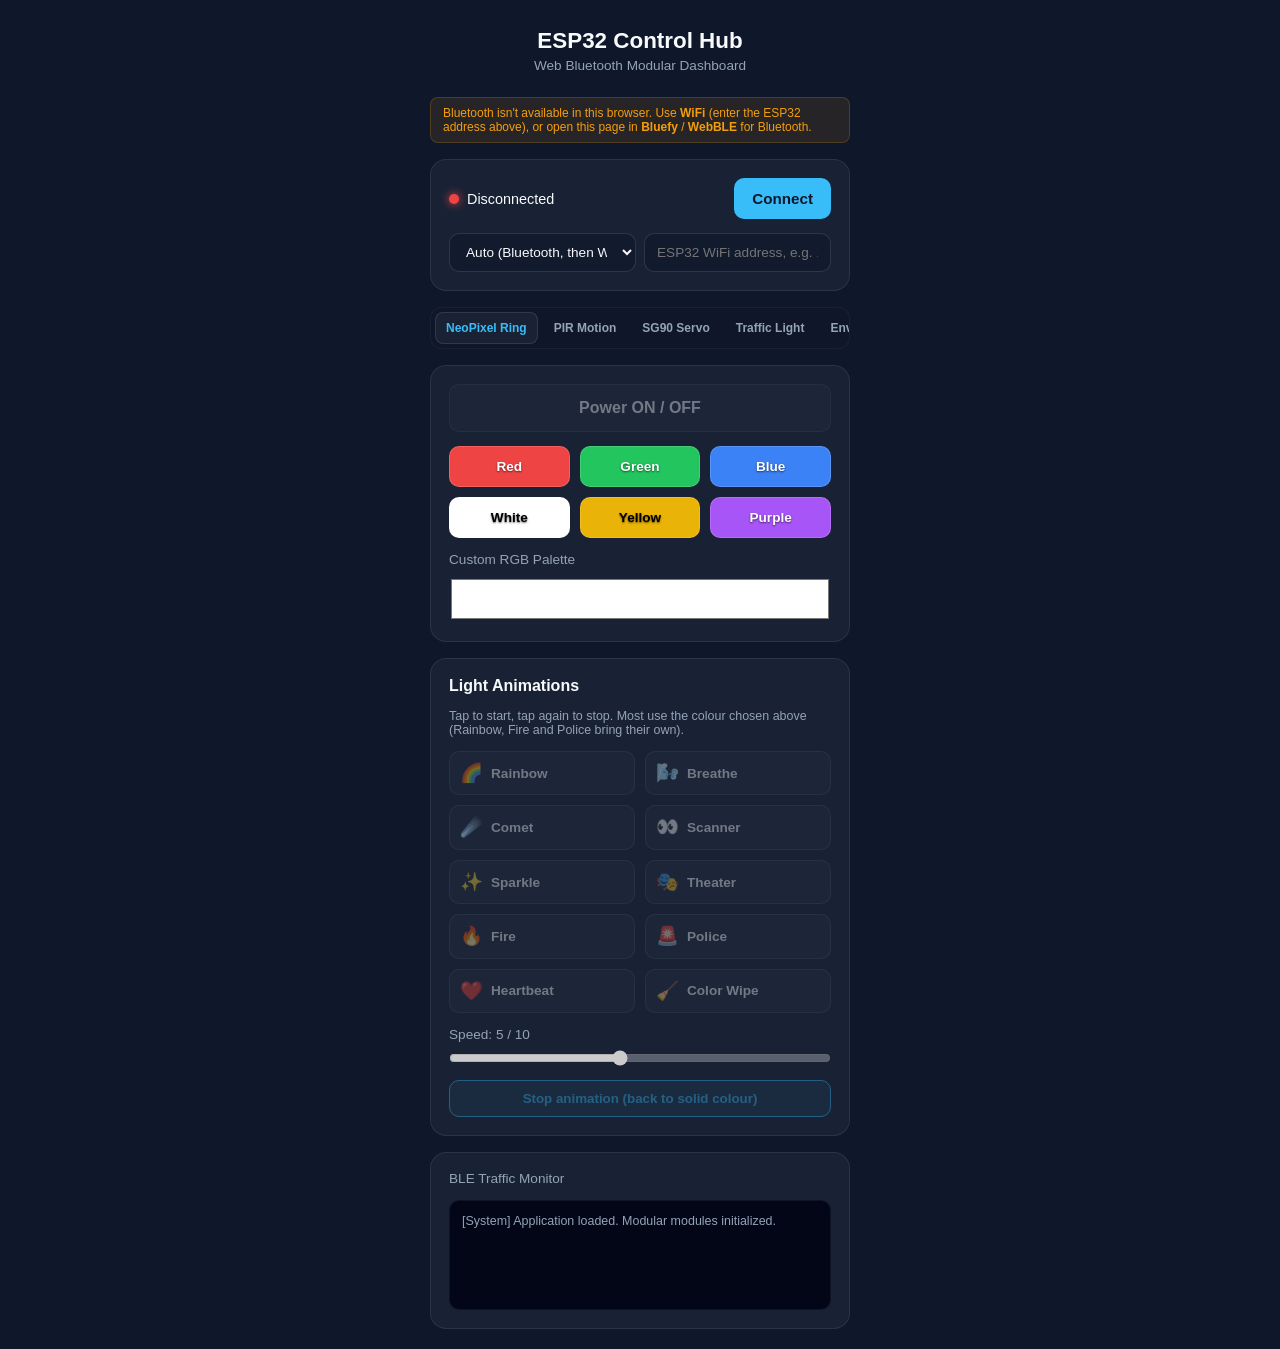
<file: index.html>
<!DOCTYPE html>
<html lang="en">
<head>
    <meta charset="UTF-8">
    <meta name="viewport" content="width=device-width, initial-scale=1.0">
    <title>ESP32 BLE Multi-Control Hub</title>
    <link rel="manifest" href="data:application/manifest+json;utf-8,%7B%22name%22%3A%22ESP32%20BLE%20Hub%22%2C%22short_name%22%3A%22BLE%20Hub%22%2C%22start_url%22%3A%22.%22%2C%22display%22%3A%22standalone%22%2C%22background_color%22%3A%22%230f172a%22%2C%22theme_color%22%3A%22%230f172a%22%7D">
    <meta name="theme-color" content="#0f172a">
    <link rel="stylesheet" href="css/style.css">
</head>
<body>

    <div class="container">
        <header>
            <h1>ESP32 Control Hub</h1>
            <p>Web Bluetooth Modular Dashboard</p>
        </header>

        <div id="iosNotice" class="ios-warning">
            Bluetooth isn't available in this browser. Use <strong>WiFi</strong> (enter the ESP32 address above), or open this page in <strong>Bluefy</strong> / <strong>WebBLE</strong> for Bluetooth.
        </div>

        <!-- Connection Header Card -->
        <div class="card">
            <div class="status-bar">
                <div class="status-indicator">
                    <div id="statusDot" class="dot"></div>
                    <span id="statusText">Disconnected</span>
                </div>
                <button id="connectBtn" class="btn-connect">Connect</button>
            </div>
            <div class="link-row">
                <select id="transportSelect" aria-label="Connection type">
                    <option value="auto">Auto (Bluetooth, then WiFi)</option>
                    <option value="ble">Bluetooth only</option>
                    <option value="wifi">WiFi only</option>
                </select>
                <input type="text" id="wifiHost" placeholder="ESP32 WiFi address, e.g. 192.168.1.50" inputmode="url" autocapitalize="off" autocomplete="off" spellcheck="false">
            </div>
        </div>

        <!-- Navigation Tabs -->
        <nav class="tab-nav">
            <button class="tab-btn active" data-tab="tab-ring">NeoPixel Ring</button>
            <button class="tab-btn" data-tab="tab-motion">PIR Motion</button>
            <button class="tab-btn" data-tab="tab-servo">SG90 Servo</button>
            <button class="tab-btn" data-tab="tab-traffic">Traffic Light</button>
            <button class="tab-btn" data-tab="tab-env">Environment</button>
            <button class="tab-btn" data-tab="tab-buzz">Button &amp; Buzzer</button>
        </nav>

        <!-- TAB 1: NeoPixel Ring Light -->
        <div id="tab-ring" class="tab-content active">
            <div class="card">
                <button id="powerBtn" class="btn-power" disabled>
                    <span>Power ON / OFF</span>
                </button>

                <div class="color-presets">
                    <button class="btn-color" style="background: #ef4444;" onclick="RingModule.sendColor('RED')">Red</button>
                    <button class="btn-color" style="background: #22c55e;" onclick="RingModule.sendColor('GREEN')">Green</button>
                    <button class="btn-color" style="background: #3b82f6;" onclick="RingModule.sendColor('BLUE')">Blue</button>
                    <button class="btn-color" style="background: #ffffff; color: #000;" onclick="RingModule.sendColor('WHITE')">White</button>
                    <button class="btn-color" style="background: #eab308; color: #000;" onclick="RingModule.sendColor('YELLOW')">Yellow</button>
                    <button class="btn-color" style="background: #a855f7;" onclick="RingModule.sendColor('PURPLE')">Purple</button>
                </div>

                <div class="color-picker-container">
                    <label for="customColor">Custom RGB Palette</label>
                    <input type="color" id="customColor" value="#ffffff" disabled>
                </div>
            </div>

            <div class="card anim-card">
                <h3>Light Animations</h3>
                <p class="sensor-info">Tap to start, tap again to stop. Most use the colour chosen above (Rainbow, Fire and Police bring their own).</p>
                <div class="anim-grid" id="ringAnims">
                    <button class="btn-anim" data-anim="RAINBOW" disabled><span class="anim-ico">&#x1F308;</span>Rainbow</button>
                    <button class="btn-anim" data-anim="BREATHE" disabled><span class="anim-ico">&#x1F32C;&#xFE0F;</span>Breathe</button>
                    <button class="btn-anim" data-anim="COMET" disabled><span class="anim-ico">&#x2604;&#xFE0F;</span>Comet</button>
                    <button class="btn-anim" data-anim="SCANNER" disabled><span class="anim-ico">&#x1F440;</span>Scanner</button>
                    <button class="btn-anim" data-anim="SPARKLE" disabled><span class="anim-ico">&#x2728;</span>Sparkle</button>
                    <button class="btn-anim" data-anim="THEATER" disabled><span class="anim-ico">&#x1F3AD;</span>Theater</button>
                    <button class="btn-anim" data-anim="FIRE" disabled><span class="anim-ico">&#x1F525;</span>Fire</button>
                    <button class="btn-anim" data-anim="POLICE" disabled><span class="anim-ico">&#x1F6A8;</span>Police</button>
                    <button class="btn-anim" data-anim="HEARTBEAT" disabled><span class="anim-ico">&#x2764;&#xFE0F;</span>Heartbeat</button>
                    <button class="btn-anim" data-anim="WIPE" disabled><span class="anim-ico">&#x1F9F9;</span>Color Wipe</button>
                </div>
                <div class="color-picker-container">
                    <label for="ringSpeed">Speed: <span id="ringSpeedVal">5</span> / 10</label>
                    <input type="range" id="ringSpeed" min="1" max="10" step="1" value="5" disabled>
                </div>
                <button id="ringAnimStop" class="btn-fade" disabled>Stop animation (back to solid colour)</button>
            </div>
        </div>

        <!-- TAB 2: PIR Motion Sensor -->
        <div id="tab-motion" class="tab-content">
            <div class="card motion-card">
                <h3>PIR Motion Telemetry</h3>
                <div id="motionBadge" class="motion-badge no-motion">
                    <span id="motionStateText">NO MOTION</span>
                </div>
                <p class="sensor-info">Real-time occupancy detection state subscribed via MQTT topic <code>motion/state</code>.</p>
            </div>
        </div>

        <!-- TAB 3: SG90 Servo Motor (Tachometer UI) -->
        <div id="tab-servo" class="tab-content">
            <div class="card servo-card">
                <h3>SG90 Servo Position</h3>
                <div class="tachometer-container" id="tachoContainer">
                    <svg viewBox="0 0 200 120" class="tachometer-svg">
                        <!-- Background Arc -->
                        <path d="M 20 100 A 80 80 0 0 1 180 100" fill="none" stroke="rgba(255,255,255,0.1)" stroke-width="14" stroke-linecap="round"/>
                        <!-- Active Colored Arc -->
                        <path id="tachoArc" d="M 20 100 A 80 80 0 0 1 180 100" fill="none" stroke="var(--accent-blue)" stroke-width="14" stroke-linecap="round" stroke-dasharray="251" stroke-dashoffset="251"/>
                        <!-- Ticks -->
                        <text x="15" y="115" class="tacho-label">0°</text>
                        <text x="92" y="15" class="tacho-label">90°</text>
                        <text x="170" y="115" class="tacho-label">180°</text>
                        <!-- Needle -->
                        <g id="needleGroup" transform="rotate(0, 100, 100)">
                            <line x1="100" y1="100" x2="30" y2="100" stroke="#ef4444" stroke-width="4" stroke-linecap="round"/>
                            <circle cx="100" cy="100" r="8" fill="#f8fafc"/>
                        </g>
                    </svg>
                </div>
                <div class="angle-readout"><span id="angleValue">0</span>°</div>
                <input type="range" id="servoSlider" min="0" max="180" value="0" disabled>
            </div>
        </div>

        <!-- TAB 4: Traffic Light Controller -->
        <div id="tab-traffic" class="tab-content">
            <div class="card traffic-card">
                <div class="traffic-housing">
                    <div id="tlRed" class="tl-light red"></div>
                    <div id="tlYellow" class="tl-light yellow"></div>
                    <div id="tlGreen" class="tl-light green"></div>
                </div>

                <div class="traffic-controls">
                    <div class="color-presets">
                        <button class="btn-color" style="background: #ef4444;" onclick="TrafficModule.setLight('RED')">Red</button>
                        <button class="btn-color" style="background: #eab308; color:#000;" onclick="TrafficModule.setLight('YELLOW')">Yellow</button>
                        <button class="btn-color" style="background: #22c55e;" onclick="TrafficModule.setLight('GREEN')">Green</button>
                    </div>

                    <div class="fade-buttons">
                        <button id="btnFadeIn" class="btn-fade" onclick="TrafficModule.fade('IN')" disabled>Fade In</button>
                        <button id="btnFadeOut" class="btn-fade" onclick="TrafficModule.fade('OUT')" disabled>Fade Out</button>
                    </div>
                </div>
            </div>

            <div class="card anim-card">
                <h3>Light Animations</h3>
                <div class="anim-grid" id="tlAnims">
                    <button class="btn-anim" data-anim="CYCLE" disabled><span class="anim-ico">&#x1F6A6;</span>Traffic Cycle</button>
                    <button class="btn-anim" data-anim="CAUTION" disabled><span class="anim-ico">&#x26A0;&#xFE0F;</span>Caution Flash</button>
                    <button class="btn-anim" data-anim="CHASE" disabled><span class="anim-ico">&#x1F3C3;</span>Chase</button>
                    <button class="btn-anim" data-anim="CROSSFADE" disabled><span class="anim-ico">&#x1F30A;</span>Crossfade</button>
                    <button class="btn-anim" data-anim="STROBE" disabled><span class="anim-ico">&#x26A1;</span>Strobe</button>
                </div>
                <div class="color-picker-container">
                    <label for="tlSpeed">Speed: <span id="tlSpeedVal">5</span> / 10</label>
                    <input type="range" id="tlSpeed" min="1" max="10" step="1" value="5" disabled>
                </div>
                <button id="tlAnimStop" class="btn-fade" disabled>Stop animation (lights off)</button>
            </div>
        </div>

        <!-- TAB 5: Environment sensors -->
        <div id="tab-env" class="tab-content">
            <div class="card env-card" id="envLight">
                <h3>TEMT6000 Ambient Light</h3>
                <div class="env-big"><span data-v>--</span> <small>% brightness</small></div>
                <div class="light-bar"><div id="lightFill" class="light-fill"></div></div>
                <p class="sensor-info">Raw ADC: <strong id="lightRaw">--</strong> / 4095 &middot; topic <code>temt6000/light</code></p>
            </div>
            <div class="card env-card" id="envAht">
                <h3>AHT20 Temperature &amp; Humidity</h3>
                <div class="env-grid">
                    <div class="env-tile"><span class="env-val" data-v="aht20/temperature">--</span><small>&deg;C</small></div>
                    <div class="env-tile"><span class="env-val" data-v="aht20/humidity">--</span><small>% RH</small></div>
                </div>
            </div>
            <div class="card env-card" id="envBmp">
                <h3>BMP280 Temperature &amp; Pressure</h3>
                <div class="env-grid">
                    <div class="env-tile"><span class="env-val" data-v="bmp280/temperature">--</span><small>&deg;C</small></div>
                    <div class="env-tile"><span class="env-val" data-v="bmp280/pressure">--</span><small>hPa</small></div>
                </div>
            </div>
            <div class="card env-card" id="envDht">
                <h3>DHT11 Temperature &amp; Humidity</h3>
                <div class="env-grid">
                    <div class="env-tile"><span class="env-val" data-v="dht11/temperature">--</span><small>&deg;C</small></div>
                    <div class="env-tile"><span class="env-val" data-v="dht11/humidity">--</span><small>% RH</small></div>
                </div>
                <p class="sensor-info">DHT11 is &plusmn;2&deg;C / &plusmn;5% RH &mdash; compare against the AHT20.</p>
            </div>
        </div>

        <!-- TAB 6: Push button + buzzer -->
        <div id="tab-buzz" class="tab-content">
            <div class="card motion-card">
                <h3>Push Button</h3>
                <div id="btnBadge" class="motion-badge no-motion">
                    <span id="btnStateText">RELEASED</span>
                </div>
                <p class="sensor-info">Presses this session: <strong id="btnCount">0</strong> &middot; topic <code>button/state</code></p>
            </div>
            <div class="card buzz-card">
                <h3>Buzzer</h3>
                <div id="buzzBadge" class="motion-badge no-motion buzz-badge">
                    <span id="buzzStateText">SILENT</span>
                </div>
                <div class="fade-buttons">
                    <button id="buzzToggle" class="btn-fade" disabled>Hold ON</button>
                    <button id="buzzBeep" class="btn-fade" disabled>Beep</button>
                </div>
                <div class="fade-buttons">
                    <button class="btn-fade buzz-pat" data-pat="CHIRP" disabled>Chirp</button>
                    <button class="btn-fade buzz-pat" data-pat="ALARM" disabled>Alarm</button>
                    <button class="btn-fade buzz-pat" data-pat="SOS" disabled>SOS</button>
                </div>
                <div class="color-picker-container">
                    <label for="buzzFreq">Tone: <span id="buzzFreqVal">2000</span> Hz </label>
                    <input type="range" id="buzzFreq" min="200" max="5000" step="100" value="2000" disabled>
                </div>
            </div>
        </div>

        <!-- Real-Time Console Log -->
        <div class="card">
            <div class="color-picker-container">
                <label>BLE Traffic Monitor</label>
            </div>
            <div id="terminal" class="terminal">
                <div class="terminal-line sys">[System] Application loaded. Modular modules initialized.</div>
            </div>
        </div>
    </div>

    <!-- Modular Script Imports -->
    <script src="js/ble.js"></script>
    <script src="js/wifi.js"></script>
    <script src="js/link.js"></script>
    <script src="js/tabs.js"></script>
    <script src="js/ring.js"></script>
    <script src="js/motion.js"></script>
    <script src="js/servo.js"></script>
    <script src="js/traffic.js"></script>
    <script src="js/env.js"></script>
    <script src="js/pushbuzz.js"></script>
    <script src="js/app.js"></script>
</body>
</html>
</file>
<file: css/style.css>
:root {
    --bg-color: #0f172a;
    --card-bg: rgba(30, 41, 59, 0.7);
    --accent-blue: #38bdf8;
    --accent-green: #22c55e;
    --accent-red: #ef4444;
    --accent-yellow: #eab308;
    --text-main: #f8fafc;
    --text-sub: #94a3b8;
}

* {
    box-sizing: border-box;
    margin: 0;
    padding: 0;
    font-family: -apple-system, BlinkMacSystemFont, "Segoe UI", Roboto, Helvetica, Arial, sans-serif;
    -webkit-tap-highlight-color: transparent;
}

body {
    background-color: var(--bg-color);
    color: var(--text-main);
    min-height: 100vh;
    display: flex;
    flex-direction: column;
    align-items: center;
    padding: 20px 16px;
}

.container {
    width: 100%;
    max-width: 420px;
    display: flex;
    flex-direction: column;
    gap: 16px;
}

header {
    text-align: center;
    padding: 8px 0;
}

header h1 {
    font-size: 1.4rem;
    font-weight: 700;
}

header p {
    font-size: 0.85rem;
    color: var(--text-sub);
    margin-top: 4px;
}

.card {
    background: var(--card-bg);
    backdrop-filter: blur(12px);
    -webkit-backdrop-filter: blur(12px);
    border: 1px solid rgba(255, 255, 255, 0.08);
    border-radius: 16px;
    padding: 18px;
    display: flex;
    flex-direction: column;
    gap: 14px;
}

.status-bar {
    display: flex;
    justify-content: space-between;
    align-items: center;
}

.status-indicator {
    display: flex;
    align-items: center;
    gap: 8px;
    font-size: 0.9rem;
    font-weight: 500;
}

.dot {
    width: 10px;
    height: 10px;
    border-radius: 50%;
    background-color: var(--accent-red);
    box-shadow: 0 0 8px var(--accent-red);
    transition: all 0.3s ease;
}

.dot.connected {
    background-color: var(--accent-green);
    box-shadow: 0 0 8px var(--accent-green);
}

button {
    border: none;
    outline: none;
    font-weight: 600;
    border-radius: 10px;
    cursor: pointer;
    transition: transform 0.1s ease, background 0.2s ease, opacity 0.2s ease;
}

button:active:not(:disabled) {
    transform: scale(0.97);
}

button:disabled {
    opacity: 0.4;
    cursor: not-allowed;
}

.btn-connect {
    background-color: var(--accent-blue);
    color: #0f172a;
    padding: 12px 18px;
    font-size: 0.95rem;
}

/* Tabs */
.tab-nav {
    display: flex;
    overflow-x: auto;
    scrollbar-width: none;
    gap: 6px;
    background: rgba(15, 23, 42, 0.6);
    padding: 4px;
    border-radius: 12px;
    border: 1px solid rgba(255, 255, 255, 0.05);
}

.tab-btn {
    flex: 1 0 auto;
    white-space: nowrap;
    padding: 8px 10px;
    font-size: 0.75rem;
    background: transparent;
    color: var(--text-sub);
    border-radius: 8px;
}

.tab-btn.active {
    background: var(--card-bg);
    color: var(--accent-blue);
    border: 1px solid rgba(255, 255, 255, 0.1);
}

.tab-content {
    display: none;
}

.tab-content.active {
    display: block;
}

/* Ring Light */
.btn-power {
    display: flex;
    justify-content: center;
    align-items: center;
    padding: 14px;
    font-size: 1rem;
    background: rgba(255, 255, 255, 0.05);
    color: var(--text-main);
    border: 1px solid rgba(255, 255, 255, 0.1);
}

.btn-power.active {
    background: var(--accent-green);
    color: #0f172a;
}

.color-presets {
    display: grid;
    grid-template-columns: repeat(3, 1fr);
    gap: 10px;
}

.btn-color {
    padding: 12px;
    font-size: 0.85rem;
    color: #fff;
    text-shadow: 0 1px 2px rgba(0,0,0,0.6);
    border: 1px solid rgba(255, 255, 255, 0.15);
}

.color-picker-container {
    display: flex;
    flex-direction: column;
    gap: 8px;
}

.color-picker-container label {
    font-size: 0.85rem;
    color: var(--text-sub);
}

input[type="color"] {
    -webkit-appearance: none;
    border: none;
    width: 100%;
    height: 48px;
    border-radius: 10px;
    cursor: pointer;
    background: transparent;
}

/* Motion Sensor */
.motion-card {
    align-items: center;
    text-align: center;
}

.motion-badge {
    width: 100%;
    padding: 24px 0;
    border-radius: 12px;
    font-size: 1.2rem;
    font-weight: bold;
    letter-spacing: 0.05em;
    transition: all 0.3s ease;
}

.motion-badge.no-motion {
    background: rgba(255, 255, 255, 0.05);
    color: var(--text-sub);
    border: 1px solid rgba(255, 255, 255, 0.1);
}

.motion-badge.detected {
    background: rgba(239, 68, 68, 0.2);
    color: var(--accent-red);
    border: 1px solid var(--accent-red);
    box-shadow: 0 0 20px rgba(239, 68, 68, 0.3);
}

.sensor-info {
    font-size: 0.78rem;
    color: var(--text-sub);
}

/* Servo Tachometer */
.servo-card {
    align-items: center;
}

.tachometer-container {
    width: 220px;
    height: 130px;
    position: relative;
    cursor: pointer;
}

.tachometer-svg {
    width: 100%;
    height: 100%;
}

.tacho-label {
    fill: var(--text-sub);
    font-size: 10px;
    font-weight: 600;
}

#needleGroup {
    transition: transform 0.15s ease-out;
    transform-origin: 100px 100px;
}

.angle-readout {
    font-size: 1.8rem;
    font-weight: 700;
    color: var(--accent-blue);
    margin-top: -10px;
}

input[type="range"] {
    width: 100%;
    accent-color: var(--accent-blue);
}

/* Traffic Light */
.traffic-card {
    align-items: center;
}

.traffic-housing {
    background: #020617;
    border: 2px solid rgba(255, 255, 255, 0.1);
    border-radius: 24px;
    padding: 16px 20px;
    display: flex;
    flex-direction: column;
    gap: 14px;
    box-shadow: inset 0 0 10px rgba(0,0,0,0.8);
}

.tl-light {
    width: 48px;
    height: 48px;
    border-radius: 50%;
    opacity: 0.25;
    transition: opacity 0.3s ease, filter 0.3s ease;
    background: #475569;
}

.tl-light.red { background: var(--accent-red); }
.tl-light.yellow { background: var(--accent-yellow); }
.tl-light.green { background: var(--accent-green); }

.tl-light.active {
    opacity: 1;
    filter: drop-shadow(0 0 12px currentColor);
}

.traffic-controls {
    width: 100%;
    display: flex;
    flex-direction: column;
    gap: 12px;
}

.fade-buttons {
    display: flex;
    gap: 10px;
}

.btn-fade {
    flex: 1;
    padding: 10px;
    background: rgba(56, 189, 248, 0.15);
    color: var(--accent-blue);
    border: 1px solid var(--accent-blue);
}

/* Terminal */
.terminal {
    background: #020617;
    border-radius: 10px;
    padding: 12px;
    font-family: "Courier New", Courier, monospace;
    font-size: 0.78rem;
    height: 110px;
    overflow-y: auto;
    display: flex;
    flex-direction: column;
    gap: 4px;
    border: 1px solid rgba(255, 255, 255, 0.05);
}

.terminal-line { line-height: 1.3; word-break: break-all; }
.terminal-line.tx { color: var(--accent-blue); }
.terminal-line.rx { color: var(--accent-green); }
.terminal-line.err { color: var(--accent-red); }
.terminal-line.sys { color: var(--text-sub); }

.ios-warning {
    font-size: 0.75rem;
    color: #f59e0b;
    background: rgba(245, 158, 11, 0.1);
    border: 1px solid rgba(245, 158, 11, 0.2);
    padding: 8px 12px;
    border-radius: 8px;
    display: none;
}

/* Environment sensors */
#tab-env, #tab-buzz { flex-direction: column; gap: 16px; }
#tab-env.active, #tab-buzz.active { display: flex; }
.env-card { align-items: center; text-align: center; }
.env-card.stale .env-val, .env-card.stale .env-big { opacity: 0.35; }
.env-big { font-size: 2.4rem; font-weight: 700; }
.env-big small, .env-tile small { font-size: 0.8rem; color: var(--text-sub); font-weight: 500; }
.env-grid { display: grid; grid-template-columns: 1fr 1fr; gap: 10px; width: 100%; }
.env-tile {
    background: rgba(255, 255, 255, 0.05);
    border: 1px solid rgba(255, 255, 255, 0.08);
    border-radius: 12px;
    padding: 14px 6px;
    display: flex; flex-direction: column; gap: 2px;
}
.env-val { font-size: 1.7rem; font-weight: 700; color: var(--accent-blue); transition: opacity 0.3s ease; }
.light-bar { width: 100%; height: 10px; border-radius: 6px; background: rgba(255,255,255,0.08); overflow: hidden; }
.light-fill { height: 100%; width: 0; background: var(--accent-yellow); transition: width 0.4s ease; }

/* Push button + buzzer */
.buzz-card { align-items: stretch; }
.buzz-card h3 { text-align: center; }
.buzz-badge { text-align: center; }
.buzz-badge.detected { animation: buzzPulse 0.4s infinite alternate; }
@keyframes buzzPulse { from { box-shadow: 0 0 6px rgba(239,68,68,0.2); } to { box-shadow: 0 0 22px rgba(239,68,68,0.6); } }
.btn-fade.on { background: var(--accent-red); color: #fff; border-color: var(--accent-red); }

/* Transport selector */
.link-row { display: flex; gap: 8px; flex-wrap: wrap; }
.link-row select, .link-row input {
    flex: 1 1 160px;
    min-width: 0;
    padding: 10px 12px;
    font-size: 0.85rem;
    color: var(--text-main);
    background: rgba(15, 23, 42, 0.6);
    border: 1px solid rgba(255, 255, 255, 0.12);
    border-radius: 10px;
    outline: none;
}
.link-row select:focus, .link-row input:focus { border-color: var(--accent-blue); }
.link-row select:disabled, .link-row input:disabled { opacity: 0.5; }

/* Light animations (ring + traffic) */
#tab-ring.active, #tab-traffic.active { display: flex; flex-direction: column; gap: 16px; }
.anim-card h3 { font-size: 1rem; }
.anim-grid { display: grid; grid-template-columns: repeat(2, 1fr); gap: 10px; }
.btn-anim {
    display: flex; align-items: center; gap: 8px;
    padding: 12px 10px;
    font-size: 0.85rem;
    text-align: left;
    color: var(--text-main);
    background: rgba(255, 255, 255, 0.05);
    border: 1px solid rgba(255, 255, 255, 0.12);
}
.btn-anim .anim-ico { font-size: 1.15rem; line-height: 1; }
.btn-anim.active {
    background: rgba(56, 189, 248, 0.2);
    border-color: var(--accent-blue);
    color: var(--accent-blue);
    box-shadow: 0 0 14px rgba(56, 189, 248, 0.3);
}
.tl-light.preview { transition: none; }
</file>
